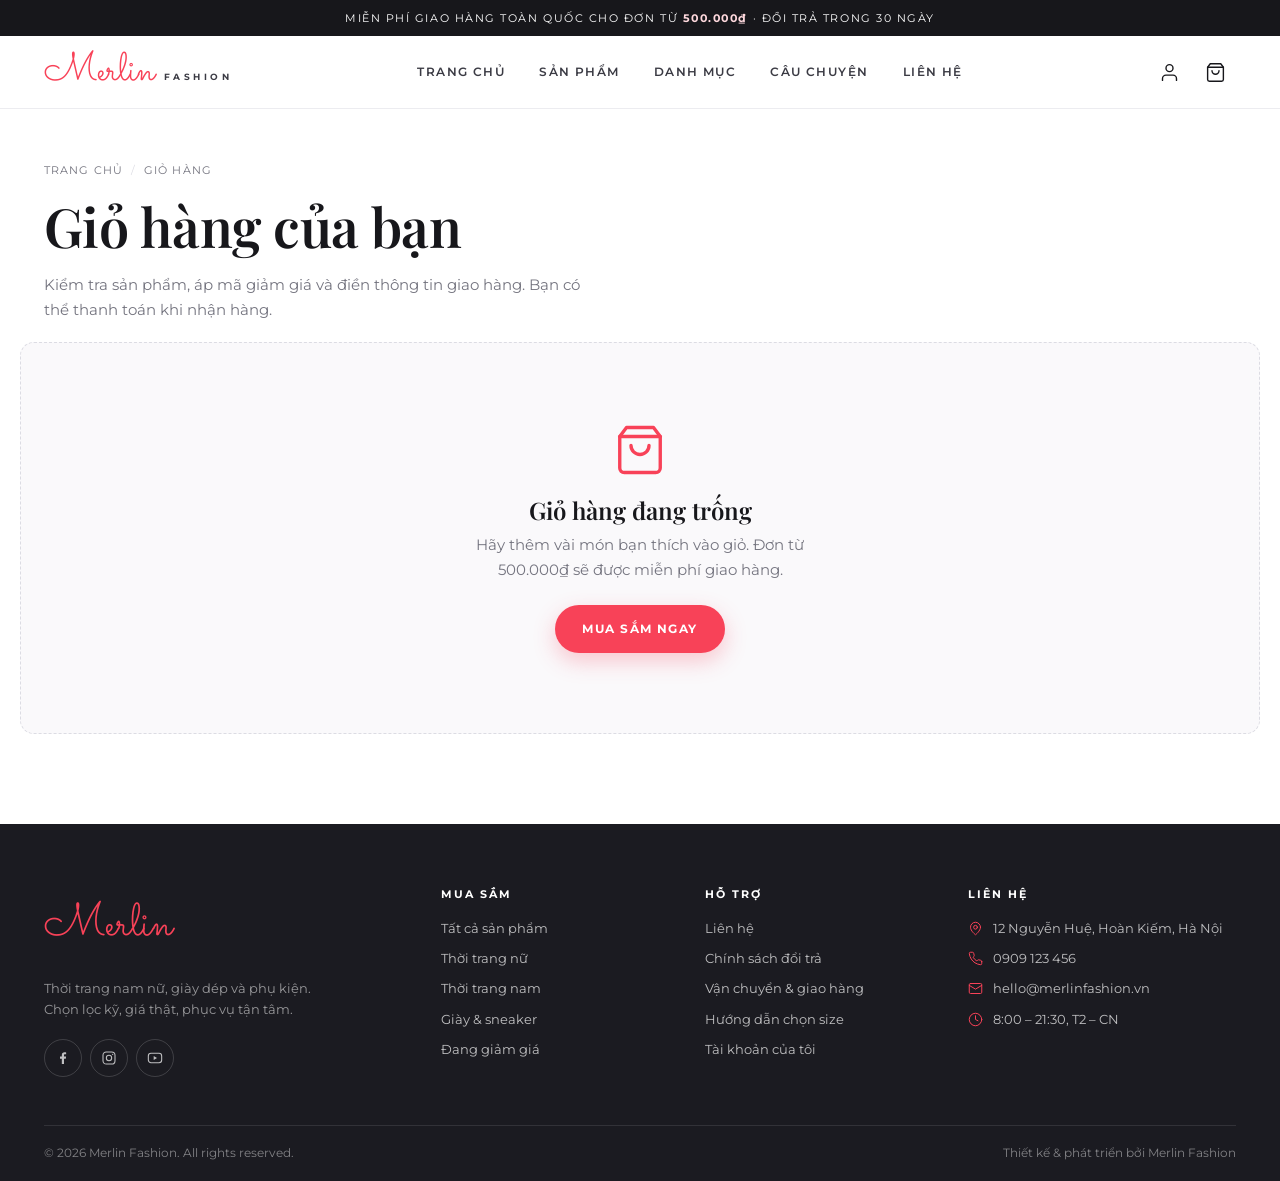
<file: cart.html>
<!DOCTYPE html>
<html lang="vi">
<head>
  <meta charset="UTF-8">
  <meta name="viewport" content="width=device-width, initial-scale=1.0">
  <title>Giỏ hàng &amp; thanh toán — Merlin Fashion</title>
  <meta name="description" content="Xem giỏ hàng và thanh toán tại Merlin Fashion. Hỗ trợ COD, chuyển khoản, giao hàng toàn quốc.">
  <link rel="icon" href="images/icons/favicon.jpg">
  <link rel="preconnect" href="https://fonts.googleapis.com">
  <link rel="preconnect" href="https://fonts.gstatic.com" crossorigin>
  <link href="https://fonts.googleapis.com/css2?family=Montserrat:wght@300;400;500;600;700&family=Playfair+Display:ital,wght@0,600;0,700;1,500&family=Sacramento&display=swap" rel="stylesheet">
  <link rel="stylesheet" href="css/shop.css">
</head>
<body>
  <div class="announce">Miễn phí giao hàng toàn quốc cho đơn từ <strong data-freeship>500.000₫</strong> · Đổi trả trong 30 ngày</div>

  <header class="site-header" data-site-header>
    <div class="container header-inner">
      <button class="menu-toggle" type="button" data-menu-toggle aria-label="Mở menu" aria-expanded="false" aria-controls="mainNav">
        <span></span><span></span><span></span>
      </button>
      <a class="brand" href="index.html" aria-label="Merlin Fashion — Trang chủ">
        <span class="brand-script">Merlin</span><span class="brand-sub">Fashion</span>
      </a>
      <nav class="main-nav" id="mainNav" data-main-nav aria-label="Điều hướng chính">
        <a href="index.html">Trang chủ</a>
        <a href="products.html">Sản phẩm</a>
        <a href="categories.html">Danh mục</a>
        <a href="merlin.html">Câu chuyện</a>
        <a href="contact.html">Liên hệ</a>
      </nav>
      <div class="header-actions">
        <a class="icon-btn" href="login.html" aria-label="Tài khoản">
          <svg viewBox="0 0 24 24" fill="none" stroke="currentColor" stroke-width="1.6" stroke-linecap="round" stroke-linejoin="round" aria-hidden="true"><path d="M20 21v-2a4 4 0 0 0-4-4H8a4 4 0 0 0-4 4v2"/><circle cx="12" cy="7" r="4"/></svg>
        </a>
        <a class="icon-btn cart-link" href="cart.html" aria-label="Giỏ hàng">
          <svg viewBox="0 0 24 24" fill="none" stroke="currentColor" stroke-width="1.6" stroke-linecap="round" stroke-linejoin="round" aria-hidden="true"><path d="M6 2 3 6v14a2 2 0 0 0 2 2h14a2 2 0 0 0 2-2V6l-3-4Z"/><path d="M3 6h18"/><path d="M16 10a4 4 0 0 1-8 0"/></svg>
          <span class="cart-count is-empty" data-cart-count>0</span>
        </a>
      </div>
    </div>
  </header>

  <main>
    <section class="page-hero">
      <div class="container">
        <nav class="breadcrumb" aria-label="Đường dẫn">
          <a href="index.html">Trang chủ</a><span class="sep">/</span><span>Giỏ hàng</span>
        </nav>
        <h1>Giỏ hàng của bạn</h1>
        <p>Kiểm tra sản phẩm, áp mã giảm giá và điền thông tin giao hàng. Bạn có thể thanh toán khi nhận hàng.</p>
      </div>
    </section>

    <!-- GIỎ HÀNG -->
    <section class="container cart-layout" id="cartView">
      <div>
        <div class="cart-items" id="cartItems"></div>
        <div style="margin-top: 18px">
          <a class="link-arrow" href="products.html">← Tiếp tục mua sắm</a>
        </div>
      </div>

      <aside class="cart-summary" aria-label="Tóm tắt đơn hàng">
        <h2>Tóm tắt đơn hàng</h2>

        <div class="freeship" id="freeshipBox">
          <span id="freeshipText"></span>
          <div class="freeship__bar"><div class="freeship__fill" id="freeshipFill"></div></div>
        </div>

        <form class="promo-form" id="promoForm" autocomplete="off">
          <input type="text" id="promoInput" placeholder="Mã giảm giá" aria-label="Mã giảm giá">
          <button type="submit">Áp dụng</button>
        </form>
        <div class="promo-applied" id="promoApplied" hidden>
          <span id="promoLabel"></span>
          <button type="button" id="removePromo">Bỏ mã</button>
        </div>

        <div class="summary-lines">
          <div class="summary-line"><span>Tạm tính</span><span id="sumSubtotal">0₫</span></div>
          <div class="summary-line summary-line--discount" id="lineDiscount" hidden>
            <span>Giảm giá</span><span id="sumDiscount">0₫</span>
          </div>
          <div class="summary-line summary-line--free" id="lineShipping">
            <span>Phí giao hàng</span><span id="sumShipping">0₫</span>
          </div>
        </div>

        <div class="summary-total">
          <span>Tổng cộng</span>
          <strong id="sumTotal">0₫</strong>
        </div>
        <p class="summary-note">Giá đã gồm VAT. Phí ship được tính theo khu vực, miễn phí từ 500.000₫.</p>

        <button class="btn btn--primary btn--block" type="button" id="toCheckout">Tiến hành thanh toán</button>
        <p class="secure-note">
          <svg viewBox="0 0 24 24" fill="none" stroke="currentColor" stroke-width="1.7" stroke-linecap="round" stroke-linejoin="round" aria-hidden="true"><rect x="3" y="11" width="18" height="11" rx="2"/><path d="M7 11V7a5 5 0 0 1 10 0v4"/></svg>
          Thông tin của bạn được bảo mật
        </p>
      </aside>
    </section>

    <!-- GIỎ TRỐNG -->
    <section class="container" id="cartEmpty" hidden style="padding: 20px 0 90px">
      <div class="empty-state">
        <svg viewBox="0 0 24 24" fill="none" stroke="currentColor" stroke-width="1.5" stroke-linecap="round" stroke-linejoin="round" aria-hidden="true"><path d="M6 2 3 6v14a2 2 0 0 0 2 2h14a2 2 0 0 0 2-2V6l-3-4Z"/><path d="M3 6h18"/><path d="M16 10a4 4 0 0 1-8 0"/></svg>
        <h3>Giỏ hàng đang trống</h3>
        <p>Hãy thêm vài món bạn thích vào giỏ. Đơn từ 500.000₫ sẽ được miễn phí giao hàng.</p>
        <a class="btn btn--primary" href="products.html">Mua sắm ngay</a>
      </div>
    </section>

    <!-- THANH TOÁN -->
    <section class="checkout-section" id="checkoutSection">
      <div class="container">
        <div class="checkout-card" id="checkoutCard">
          <h2>Thông tin giao hàng</h2>
          <p>Điền chính xác số điện thoại và địa chỉ để đơn hàng đến tay bạn nhanh nhất.</p>

          <form id="checkoutForm" novalidate>
            <div class="form-grid">
              <div class="form-field form-field--full">
                <label for="customerName">Họ và tên *</label>
                <input type="text" id="customerName" name="name" autocomplete="name" placeholder="Nguyễn Văn A">
                <span class="field-error" data-error-for="customerName"></span>
              </div>
              <div class="form-field">
                <label for="customerPhone">Số điện thoại *</label>
                <input type="tel" id="customerPhone" name="phone" autocomplete="tel" placeholder="09xx xxx xxx" inputmode="tel">
                <span class="field-error" data-error-for="customerPhone"></span>
              </div>
              <div class="form-field">
                <label for="customerEmail">Email (không bắt buộc)</label>
                <input type="email" id="customerEmail" name="email" autocomplete="email" placeholder="ban@email.com">
                <span class="field-error" data-error-for="customerEmail"></span>
              </div>
              <div class="form-field form-field--full">
                <label for="customerProvince">Tỉnh / thành phố *</label>
                <select id="customerProvince" name="province">
                  <option value="">— Chọn tỉnh / thành phố —</option>
                  <option>Hà Nội</option>
                  <option>TP. Hồ Chí Minh</option>
                  <option>Đà Nẵng</option>
                  <option>Hải Phòng</option>
                  <option>Cần Thơ</option>
                  <option>Bình Dương</option>
                  <option>Đồng Nai</option>
                  <option>Khánh Hòa</option>
                  <option>Quảng Ninh</option>
                  <option>Khác</option>
                </select>
                <span class="field-error" data-error-for="customerProvince"></span>
              </div>
              <div class="form-field form-field--full">
                <label for="customerAddress">Địa chỉ chi tiết *</label>
                <input type="text" id="customerAddress" name="address" autocomplete="street-address" placeholder="Số nhà, tên đường, phường/xã">
                <span class="field-error" data-error-for="customerAddress"></span>
              </div>
              <div class="form-field form-field--full">
                <label for="customerNote">Ghi chú (không bắt buộc)</label>
                <textarea id="customerNote" name="note" placeholder="Thời gian nhận hàng, hướng dẫn giao hàng..."></textarea>
              </div>
            </div>

            <h3 style="font-size: 13px; letter-spacing: .12em; text-transform: uppercase; margin: 26px 0 0">Phương thức thanh toán</h3>
            <div class="payment-methods">
              <label class="payment-option">
                <input type="radio" name="payment" value="cod" checked>
                <span>
                  <strong>Thanh toán khi nhận hàng (COD)</strong>
                  <span>Trả tiền mặt cho shipper khi nhận được hàng. Phù hợp với đơn lần đầu.</span>
                </span>
              </label>
              <label class="payment-option">
                <input type="radio" name="payment" value="bank">
                <span>
                  <strong>Chuyển khoản ngân hàng</strong>
                  <span>Chuyển khoản trước, shop xác nhận và gửi hàng ngay trong ngày.</span>
                </span>
              </label>
            </div>

            <div class="bank-box" id="bankBox">
              <p><strong>Ngân hàng:</strong> <span id="bankName">Vietcombank</span></p>
              <p><strong>Chủ tài khoản:</strong> <span id="bankAccountName">MERLIN FASHION</span></p>
              <p><strong>Số tài khoản:</strong> <span id="bankAccountNumber">0123456789</span></p>
              <p>Nội dung chuyển khoản: <strong id="bankNote">Mã đơn hàng</strong></p>
            </div>

            <div class="checkout-actions">
              <button class="btn btn--primary" type="submit" id="placeOrder">Đặt hàng</button>
              <span class="text-muted">Bạn sẽ thấy mã đơn ngay sau khi đặt.</span>
            </div>
          </form>
        </div>
      </div>
    </section>

    <!-- ĐẶT HÀNG THÀNH CÔNG -->
    <section class="container order-success" id="orderSuccess" hidden>
      <div class="order-success__icon">
        <svg viewBox="0 0 24 24" fill="none" stroke="currentColor" stroke-width="2" stroke-linecap="round" stroke-linejoin="round" aria-hidden="true"><path d="M20 6 9 17l-5-5"/></svg>
      </div>
      <h1>Cảm ơn bạn! Đơn hàng đã được ghi nhận</h1>
      <p>Chúng tôi sẽ gọi xác nhận trong 30 phút (giờ hành chính). Bạn có thể theo dõi đơn qua Zalo hoặc email.</p>
      <div class="order-success__code" id="successCode">MF-20261122-000</div>

      <div class="order-success__box">
        <h2>Chi tiết đơn hàng</h2>
        <div id="successSummary"></div>
        <div class="order-success__row"><span>Thanh toán</span><span id="successPayment">COD</span></div>
        <div class="order-success__row"><span>Giao đến</span><span id="successAddress"></span></div>
      </div>

      <div class="order-success__actions">
        <a class="btn btn--primary" href="products.html">Tiếp tục mua sắm</a>
        <a class="btn btn--outline" id="zaloOrder" href="#" target="_blank" rel="noopener">Gửi đơn qua Zalo</a>
        <button class="btn btn--outline" type="button" id="copyOrder">Sao chép đơn hàng</button>
      </div>
      <p class="text-muted" style="margin-top: 18px" id="successNote"></p>
    </section>
  </main>

  <footer class="site-footer">
    <div class="container">
      <div class="footer-grid">
        <div class="footer-brand">
          <span class="brand-script">Merlin</span>
          <p>Thời trang nam nữ, giày dép và phụ kiện. Chọn lọc kỹ, giá thật, phục vụ tận tâm.</p>
          <div class="footer-social">
            <a href="https://facebook.com" target="_blank" rel="noopener" aria-label="Facebook">
              <svg viewBox="0 0 24 24" fill="currentColor" aria-hidden="true"><path d="M13.5 21v-8h2.7l.4-3.1h-3.1V7.9c0-.9.25-1.5 1.54-1.5h1.66V3.6c-.29-.04-1.27-.12-2.42-.12-2.4 0-4.04 1.46-4.04 4.15v2.27H7.5V13h2.74v8h3.26Z"/></svg>
            </a>
            <a href="https://instagram.com" target="_blank" rel="noopener" aria-label="Instagram">
              <svg viewBox="0 0 24 24" fill="none" stroke="currentColor" stroke-width="1.6" aria-hidden="true"><rect x="3" y="3" width="18" height="18" rx="5"/><circle cx="12" cy="12" r="4"/><circle cx="17.5" cy="6.5" r="1" fill="currentColor" stroke="none"/></svg>
            </a>
            <a href="https://youtube.com" target="_blank" rel="noopener" aria-label="YouTube">
              <svg viewBox="0 0 24 24" fill="none" stroke="currentColor" stroke-width="1.6" aria-hidden="true"><rect x="2" y="5" width="20" height="14" rx="4"/><path d="m10 9 5 3-5 3V9Z" fill="currentColor" stroke="none"/></svg>
            </a>
          </div>
        </div>
        <div>
          <h3>Mua sắm</h3>
          <div class="footer-links">
            <a href="products.html">Tất cả sản phẩm</a>
            <a href="products.html?category=nu">Thời trang nữ</a>
            <a href="products.html?category=nam">Thời trang nam</a>
            <a href="products.html?type=giay">Giày &amp; sneaker</a>
            <a href="products.html?sale=1">Đang giảm giá</a>
          </div>
        </div>
        <div>
          <h3>Hỗ trợ</h3>
          <div class="footer-links">
            <a href="contact.html">Liên hệ</a>
            <a href="contact.html">Chính sách đổi trả</a>
            <a href="contact.html">Vận chuyển &amp; giao hàng</a>
            <a href="contact.html">Hướng dẫn chọn size</a>
            <a href="login.html">Tài khoản của tôi</a>
          </div>
        </div>
        <div class="footer-contact">
          <h3>Liên hệ</h3>
          <p>
            <svg viewBox="0 0 24 24" fill="none" stroke="currentColor" stroke-width="1.6" stroke-linecap="round" stroke-linejoin="round" aria-hidden="true"><path d="M20 10c0 6-8 12-8 12s-8-6-8-12a8 8 0 0 1 16 0Z"/><circle cx="12" cy="10" r="3"/></svg>
            <span>12 Nguyễn Huệ, Hoàn Kiếm, Hà Nội</span>
          </p>
          <p>
            <svg viewBox="0 0 24 24" fill="none" stroke="currentColor" stroke-width="1.6" stroke-linecap="round" stroke-linejoin="round" aria-hidden="true"><path d="M22 16.92v3a2 2 0 0 1-2.18 2 19.79 19.79 0 0 1-8.63-3.07 19.5 19.5 0 0 1-6-6 19.79 19.79 0 0 1-3.07-8.67A2 2 0 0 1 4.11 2h3a2 2 0 0 1 2 1.72c.13.96.36 1.9.7 2.81a2 2 0 0 1-.45 2.11L8.09 9.91a16 16 0 0 0 6 6l1.27-1.27a2 2 0 0 1 2.11-.45c.91.34 1.85.57 2.81.7A2 2 0 0 1 22 16.92z"/></svg>
            <a href="tel:0909123456" data-hotline>0909 123 456</a>
          </p>
          <p>
            <svg viewBox="0 0 24 24" fill="none" stroke="currentColor" stroke-width="1.6" stroke-linecap="round" stroke-linejoin="round" aria-hidden="true"><rect x="2" y="4" width="20" height="16" rx="2"/><path d="m22 7-10 6L2 7"/></svg>
            <a href="mailto:hello@merlinfashion.vn" data-email>hello@merlinfashion.vn</a>
          </p>
          <p>
            <svg viewBox="0 0 24 24" fill="none" stroke="currentColor" stroke-width="1.6" stroke-linecap="round" stroke-linejoin="round" aria-hidden="true"><circle cx="12" cy="12" r="10"/><path d="M12 6v6l4 2"/></svg>
            <span>8:00 – 21:30, T2 – CN</span>
          </p>
        </div>
      </div>
      <div class="footer-bottom">
        <p>© 2026 Merlin Fashion. All rights reserved.</p>
        <p>Thiết kế &amp; phát triển bởi Merlin Fashion</p>
      </div>
    </div>
  </footer>

  <script src="js/config.js"></script>
  <script src="js/data.js"></script>
  <script src="js/shop.js"></script>
  <script src="js/nav.js"></script>
  <script src="js/cart.js"></script>
</body>
</html>
</file>
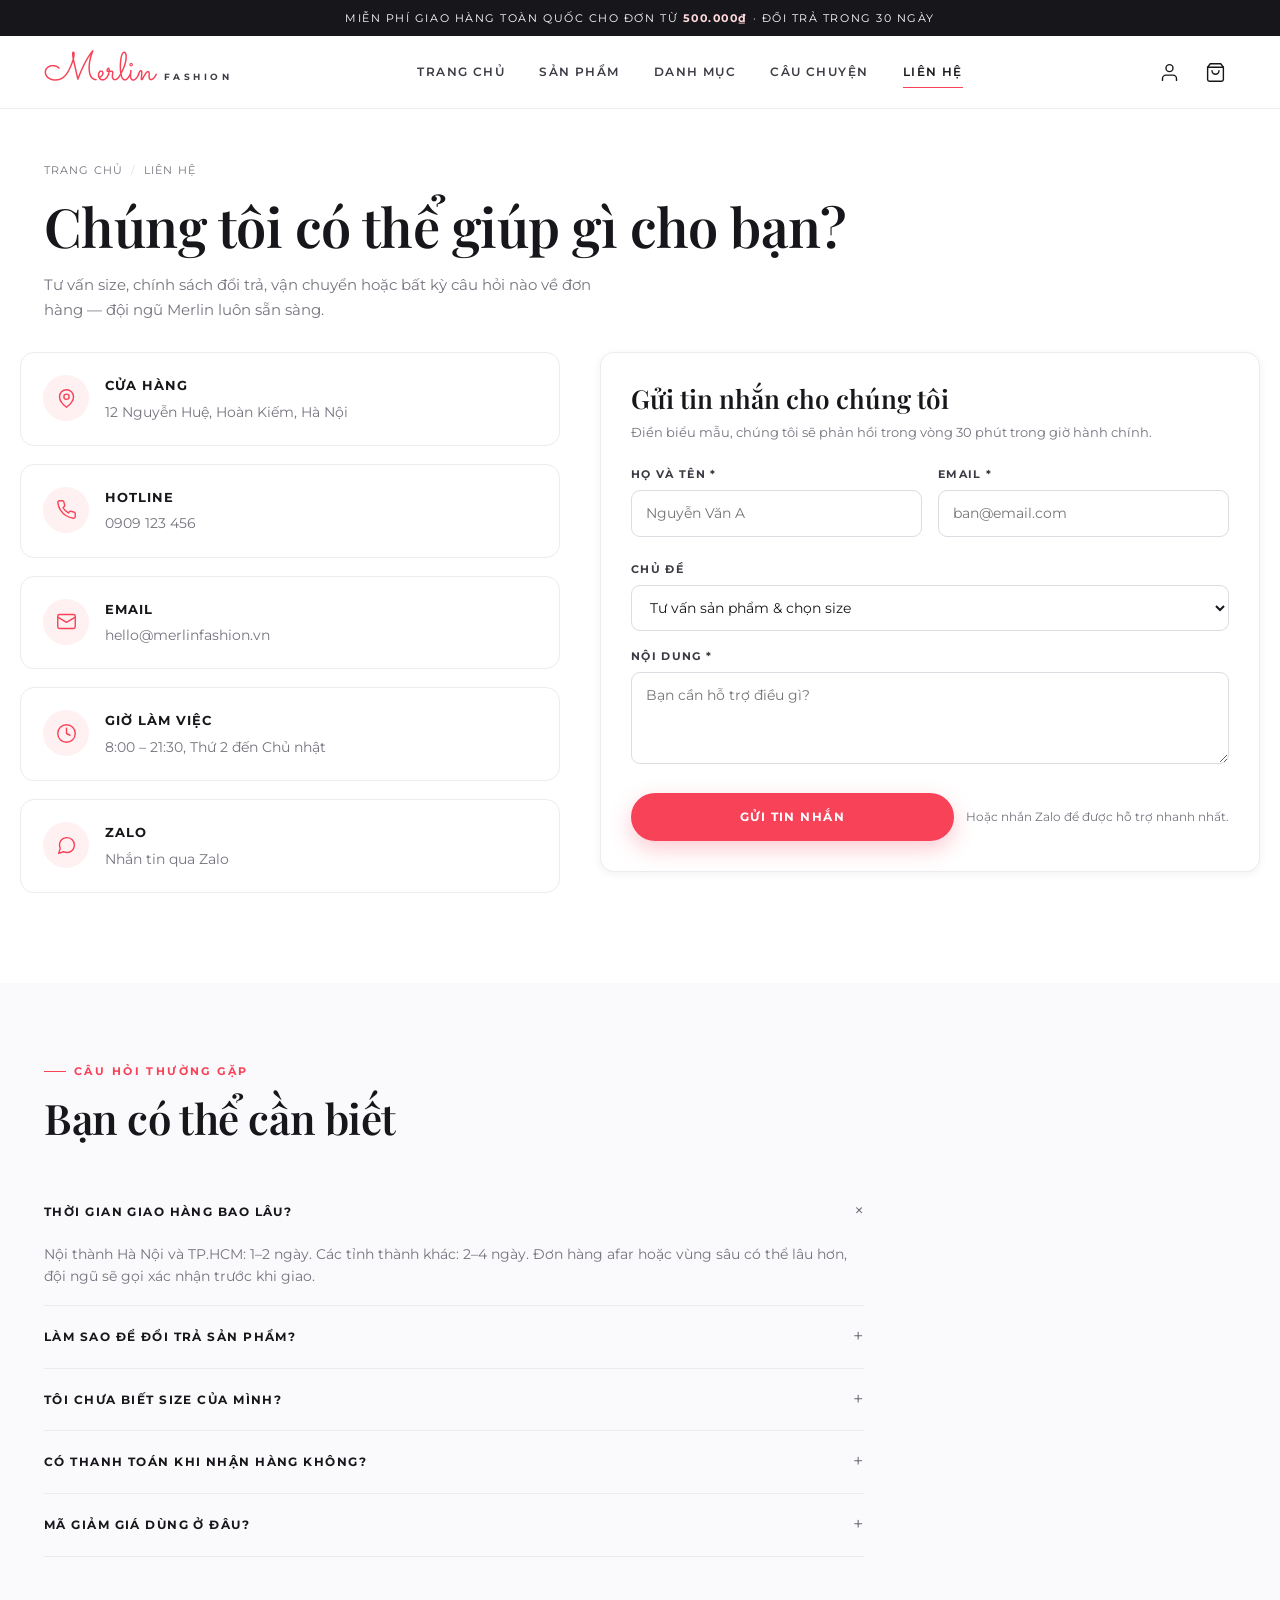
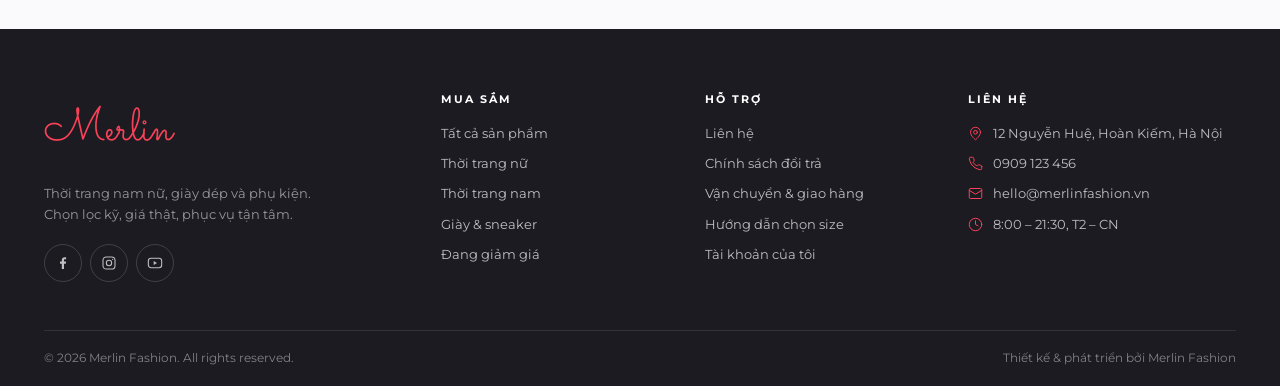
<file: contact.html>
<!DOCTYPE html>
<html lang="vi">
<head>
  <meta charset="UTF-8">
  <meta name="viewport" content="width=device-width, initial-scale=1.0">
  <title>Liên hệ — Merlin Fashion</title>
  <meta name="description" content="Liên hệ Merlin Fashion: hotline, Zalo, email, địa chỉ và câu hỏi thường gặp về đổi trả, vận chuyển, chọn size.">
  <link rel="icon" href="images/icons/favicon.jpg">
  <link rel="preconnect" href="https://fonts.googleapis.com">
  <link rel="preconnect" href="https://fonts.gstatic.com" crossorigin>
  <link href="https://fonts.googleapis.com/css2?family=Montserrat:wght@300;400;500;600;700&family=Playfair+Display:ital,wght@0,600;0,700;1,500&family=Sacramento&display=swap" rel="stylesheet">
  <link rel="stylesheet" href="css/shop.css">
</head>
<body>
  <div class="announce">Miễn phí giao hàng toàn quốc cho đơn từ <strong data-freeship>500.000₫</strong> · Đổi trả trong 30 ngày</div>

  <header class="site-header" data-site-header>
    <div class="container header-inner">
      <button class="menu-toggle" type="button" data-menu-toggle aria-label="Mở menu" aria-expanded="false" aria-controls="mainNav">
        <span></span><span></span><span></span>
      </button>
      <a class="brand" href="index.html" aria-label="Merlin Fashion — Trang chủ">
        <span class="brand-script">Merlin</span><span class="brand-sub">Fashion</span>
      </a>
      <nav class="main-nav" id="mainNav" data-main-nav aria-label="Điều hướng chính">
        <a href="index.html">Trang chủ</a>
        <a href="products.html">Sản phẩm</a>
        <a href="categories.html">Danh mục</a>
        <a href="merlin.html">Câu chuyện</a>
        <a href="contact.html">Liên hệ</a>
      </nav>
      <div class="header-actions">
        <a class="icon-btn" href="login.html" aria-label="Tài khoản">
          <svg viewBox="0 0 24 24" fill="none" stroke="currentColor" stroke-width="1.6" stroke-linecap="round" stroke-linejoin="round" aria-hidden="true"><path d="M20 21v-2a4 4 0 0 0-4-4H8a4 4 0 0 0-4 4v2"/><circle cx="12" cy="7" r="4"/></svg>
        </a>
        <a class="icon-btn cart-link" href="cart.html" aria-label="Giỏ hàng">
          <svg viewBox="0 0 24 24" fill="none" stroke="currentColor" stroke-width="1.6" stroke-linecap="round" stroke-linejoin="round" aria-hidden="true"><path d="M6 2 3 6v14a2 2 0 0 0 2 2h14a2 2 0 0 0 2-2V6l-3-4Z"/><path d="M3 6h18"/><path d="M16 10a4 4 0 0 1-8 0"/></svg>
          <span class="cart-count is-empty" data-cart-count>0</span>
        </a>
      </div>
    </div>
  </header>

  <main>
    <section class="page-hero">
      <div class="container">
        <nav class="breadcrumb" aria-label="Đường dẫn">
          <a href="index.html">Trang chủ</a><span class="sep">/</span><span>Liên hệ</span>
        </nav>
        <h1>Chúng tôi có thể giúp gì cho bạn?</h1>
        <p>Tư vấn size, chính sách đổi trả, vận chuyển hoặc bất kỳ câu hỏi nào về đơn hàng — đội ngũ Merlin luôn sẵn sàng.</p>
      </div>
    </section>

    <section class="container contact-layout">
      <div class="contact-info">
        <div class="contact-card">
          <span class="contact-card__icon">
            <svg viewBox="0 0 24 24" fill="none" stroke="currentColor" stroke-width="1.6" stroke-linecap="round" stroke-linejoin="round" aria-hidden="true"><path d="M20 10c0 6-8 12-8 12s-8-6-8-12a8 8 0 0 1 16 0Z"/><circle cx="12" cy="10" r="3"/></svg>
          </span>
          <div>
            <strong>Cửa hàng</strong>
            <p id="contactAddress">12 Nguyễn Huệ, Hoàn Kiếm, Hà Nội</p>
          </div>
        </div>
        <div class="contact-card">
          <span class="contact-card__icon">
            <svg viewBox="0 0 24 24" fill="none" stroke="currentColor" stroke-width="1.6" stroke-linecap="round" stroke-linejoin="round" aria-hidden="true"><path d="M22 16.92v3a2 2 0 0 1-2.18 2 19.79 19.79 0 0 1-8.63-3.07 19.5 19.5 0 0 1-6-6 19.79 19.79 0 0 1-3.07-8.67A2 2 0 0 1 4.11 2h3a2 2 0 0 1 2 1.72c.13.96.36 1.9.7 2.81a2 2 0 0 1-.45 2.11L8.09 9.91a16 16 0 0 0 6 6l1.27-1.27a2 2 0 0 1 2.11-.45c.91.34 1.85.57 2.81.7A2 2 0 0 1 22 16.92z"/></svg>
          </span>
          <div>
            <strong>Hotline</strong>
            <p><a href="tel:0909123456" id="contactPhone">0909 123 456</a></p>
          </div>
        </div>
        <div class="contact-card">
          <span class="contact-card__icon">
            <svg viewBox="0 0 24 24" fill="none" stroke="currentColor" stroke-width="1.6" stroke-linecap="round" stroke-linejoin="round" aria-hidden="true"><rect x="2" y="4" width="20" height="16" rx="2"/><path d="m22 7-10 6L2 7"/></svg>
          </span>
          <div>
            <strong>Email</strong>
            <p><a href="mailto:hello@merlinfashion.vn" id="contactEmailLink">hello@merlinfashion.vn</a></p>
          </div>
        </div>
        <div class="contact-card">
          <span class="contact-card__icon">
            <svg viewBox="0 0 24 24" fill="none" stroke="currentColor" stroke-width="1.6" stroke-linecap="round" stroke-linejoin="round" aria-hidden="true"><circle cx="12" cy="12" r="10"/><path d="M12 6v6l4 2"/></svg>
          </span>
          <div>
            <strong>Giờ làm việc</strong>
            <p>8:00 – 21:30, Thứ 2 đến Chủ nhật</p>
          </div>
        </div>
        <div class="contact-card">
          <span class="contact-card__icon">
            <svg viewBox="0 0 24 24" fill="none" stroke="currentColor" stroke-width="1.6" stroke-linecap="round" stroke-linejoin="round" aria-hidden="true"><path d="M21 11.5a8.38 8.38 0 0 1-.9 3.8 8.5 8.5 0 0 1-7.6 4.7 8.38 8.38 0 0 1-3.8-.9L3 21l1.9-5.7a8.38 8.38 0 0 1-.9-3.8 8.5 8.5 0 0 1 4.7-7.6 8.38 8.38 0 0 1 3.8-.9h.5a8.48 8.48 0 0 1 8 8v.5z"/></svg>
          </span>
          <div>
            <strong>Zalo</strong>
            <p><a href="https://zalo.me/0909123456" target="_blank" rel="noopener" id="contactZalo">Nhắn tin qua Zalo</a></p>
          </div>
        </div>
      </div>

      <div class="contact-form-card">
        <h2>Gửi tin nhắn cho chúng tôi</h2>
        <p>Điền biểu mẫu, chúng tôi sẽ phản hồi trong vòng 30 phút trong giờ hành chính.</p>

        <form id="contactForm" novalidate>
          <div class="form-grid">
            <div class="form-field">
              <label for="contactName">Họ và tên *</label>
              <input type="text" id="contactName" autocomplete="name" placeholder="Nguyễn Văn A">
              <span class="field-error" data-error-for="contactName"></span>
            </div>
            <div class="form-field">
              <label for="contactEmail">Email *</label>
              <input type="email" id="contactEmail" autocomplete="email" placeholder="ban@email.com">
              <span class="field-error" data-error-for="contactEmail"></span>
            </div>
            <div class="form-field form-field--full">
              <label for="contactTopic">Chủ đề</label>
              <select id="contactTopic">
                <option>Tư vấn sản phẩm &amp; chọn size</option>
                <option>Theo dõi đơn hàng</option>
                <option>Đổi trả / hoàn tiền</option>
                <option>Hợp tác / bán sỉ</option>
                <option>Khác</option>
              </select>
            </div>
            <div class="form-field form-field--full">
              <label for="contactMessage">Nội dung *</label>
              <textarea id="contactMessage" placeholder="Bạn cần hỗ trợ điều gì?"></textarea>
              <span class="field-error" data-error-for="contactMessage"></span>
            </div>
          </div>
          <div class="checkout-actions" style="margin-top: 22px">
            <button class="btn btn--primary" type="submit">Gửi tin nhắn</button>
            <span class="text-muted">Hoặc nhắn Zalo để được hỗ trợ nhanh nhất.</span>
          </div>
        </form>
      </div>
    </section>

    <section class="section section--soft">
      <div class="container">
        <div class="section-head">
          <div class="section-head__text">
            <p class="eyebrow">Câu hỏi thường gặp</p>
            <h2 class="section-title">Bạn có thể cần biết</h2>
          </div>
        </div>
        <div style="max-width: 820px">
          <details class="accordion" open>
            <summary>Thời gian giao hàng bao lâu?</summary>
            <p>Nội thành Hà Nội và TP.HCM: 1–2 ngày. Các tỉnh thành khác: 2–4 ngày. Đơn hàng afar hoặc vùng sâu có thể lâu hơn, đội ngũ sẽ gọi xác nhận trước khi giao.</p>
          </details>
          <details class="accordion">
            <summary>Làm sao để đổi trả sản phẩm?</summary>
            <p>Bạn có thể đổi trả trong 30 ngày kể từ khi nhận hàng. Sản phẩm còn tag, chưa qua sử dụng và không bị lỗi từ phía người dùng. Liên hệ Zalo/hotline, đội ngũ sẽ hướng dẫn quy trình và địa chỉ gửi trả.</p>
          </details>
          <details class="accordion">
            <summary>Tôi chưa biết size của mình?</summary>
            <p>Mỗi trang sản phẩm có bảng size ở phần “Bảng size &amp; hướng dẫn chọn”. Nếu vẫn băn khoăn, nhắn số đo ngực/eo cho Zalo của shop, chúng tôi sẽ tư vấn size phù hợp nhất.</p>
          </details>
          <details class="accordion">
            <summary>Có thanh toán khi nhận hàng không?</summary>
            <p>Có. Bạn chọn “Thanh toán khi nhận hàng (COD)” ở bước thanh toán và trả tiền mặt cho shipper khi nhận được hàng.</p>
          </details>
          <details class="accordion">
            <summary>Mã giảm giá dùng ở đâu?</summary>
            <p>Nhập mã ở mục “Tóm tắt đơn hàng” trong trang giỏ hàng. Hiện có mã MERLIN10 (giảm 10%), FREESHIP (miễn phí ship) và WELCOME50 (giảm 50.000₫ cho đơn từ 300.000₫).</p>
          </details>
        </div>
      </div>
    </section>
  </main>

  <footer class="site-footer">
    <div class="container">
      <div class="footer-grid">
        <div class="footer-brand">
          <span class="brand-script">Merlin</span>
          <p>Thời trang nam nữ, giày dép và phụ kiện. Chọn lọc kỹ, giá thật, phục vụ tận tâm.</p>
          <div class="footer-social">
            <a href="https://facebook.com" target="_blank" rel="noopener" aria-label="Facebook">
              <svg viewBox="0 0 24 24" fill="currentColor" aria-hidden="true"><path d="M13.5 21v-8h2.7l.4-3.1h-3.1V7.9c0-.9.25-1.5 1.54-1.5h1.66V3.6c-.29-.04-1.27-.12-2.42-.12-2.4 0-4.04 1.46-4.04 4.15v2.27H7.5V13h2.74v8h3.26Z"/></svg>
            </a>
            <a href="https://instagram.com" target="_blank" rel="noopener" aria-label="Instagram">
              <svg viewBox="0 0 24 24" fill="none" stroke="currentColor" stroke-width="1.6" aria-hidden="true"><rect x="3" y="3" width="18" height="18" rx="5"/><circle cx="12" cy="12" r="4"/><circle cx="17.5" cy="6.5" r="1" fill="currentColor" stroke="none"/></svg>
            </a>
            <a href="https://youtube.com" target="_blank" rel="noopener" aria-label="YouTube">
              <svg viewBox="0 0 24 24" fill="none" stroke="currentColor" stroke-width="1.6" aria-hidden="true"><rect x="2" y="5" width="20" height="14" rx="4"/><path d="m10 9 5 3-5 3V9Z" fill="currentColor" stroke="none"/></svg>
            </a>
          </div>
        </div>
        <div>
          <h3>Mua sắm</h3>
          <div class="footer-links">
            <a href="products.html">Tất cả sản phẩm</a>
            <a href="products.html?category=nu">Thời trang nữ</a>
            <a href="products.html?category=nam">Thời trang nam</a>
            <a href="products.html?type=giay">Giày &amp; sneaker</a>
            <a href="products.html?sale=1">Đang giảm giá</a>
          </div>
        </div>
        <div>
          <h3>Hỗ trợ</h3>
          <div class="footer-links">
            <a href="contact.html">Liên hệ</a>
            <a href="contact.html">Chính sách đổi trả</a>
            <a href="contact.html">Vận chuyển &amp; giao hàng</a>
            <a href="contact.html">Hướng dẫn chọn size</a>
            <a href="login.html">Tài khoản của tôi</a>
          </div>
        </div>
        <div class="footer-contact">
          <h3>Liên hệ</h3>
          <p>
            <svg viewBox="0 0 24 24" fill="none" stroke="currentColor" stroke-width="1.6" stroke-linecap="round" stroke-linejoin="round" aria-hidden="true"><path d="M20 10c0 6-8 12-8 12s-8-6-8-12a8 8 0 0 1 16 0Z"/><circle cx="12" cy="10" r="3"/></svg>
            <span>12 Nguyễn Huệ, Hoàn Kiếm, Hà Nội</span>
          </p>
          <p>
            <svg viewBox="0 0 24 24" fill="none" stroke="currentColor" stroke-width="1.6" stroke-linecap="round" stroke-linejoin="round" aria-hidden="true"><path d="M22 16.92v3a2 2 0 0 1-2.18 2 19.79 19.79 0 0 1-8.63-3.07 19.5 19.5 0 0 1-6-6 19.79 19.79 0 0 1-3.07-8.67A2 2 0 0 1 4.11 2h3a2 2 0 0 1 2 1.72c.13.96.36 1.9.7 2.81a2 2 0 0 1-.45 2.11L8.09 9.91a16 16 0 0 0 6 6l1.27-1.27a2 2 0 0 1 2.11-.45c.91.34 1.85.57 2.81.7A2 2 0 0 1 22 16.92z"/></svg>
            <a href="tel:0909123456" data-hotline>0909 123 456</a>
          </p>
          <p>
            <svg viewBox="0 0 24 24" fill="none" stroke="currentColor" stroke-width="1.6" stroke-linecap="round" stroke-linejoin="round" aria-hidden="true"><rect x="2" y="4" width="20" height="16" rx="2"/><path d="m22 7-10 6L2 7"/></svg>
            <a href="mailto:hello@merlinfashion.vn" data-email>hello@merlinfashion.vn</a>
          </p>
          <p>
            <svg viewBox="0 0 24 24" fill="none" stroke="currentColor" stroke-width="1.6" stroke-linecap="round" stroke-linejoin="round" aria-hidden="true"><circle cx="12" cy="12" r="10"/><path d="M12 6v6l4 2"/></svg>
            <span>8:00 – 21:30, T2 – CN</span>
          </p>
        </div>
      </div>
      <div class="footer-bottom">
        <p>© 2026 Merlin Fashion. All rights reserved.</p>
        <p>Thiết kế &amp; phát triển bởi Merlin Fashion</p>
      </div>
    </div>
  </footer>

  <script src="js/config.js"></script>
  <script src="js/data.js"></script>
  <script src="js/shop.js"></script>
  <script src="js/nav.js"></script>
  <script src="js/contact.js"></script>
</body>
</html>
</file>
<file: css/shop.css>
/* ============================================================
   MERLIN FASHION — DESIGN SYSTEM
   Giữ nhận diện gốc: hồng #f84258, gold #caa529, serif Playfair,
   logo script Sacramento. Viết lại cho web bán hàng hiện đại.
   ============================================================ */

/* ---------- 1. Tokens & reset ---------- */
:root {
  --pink: #f84258;
  --pink-dark: #e42f46;
  --pink-soft: #fff0f2;
  --gold: #caa529;
  --ink: #17171b;
  --ink-soft: #3b3b44;
  --muted: #74747f;
  --line: #ececf0;
  --line-strong: #dcdce3;
  --bg: #ffffff;
  --bg-soft: #faf9fb;
  --bg-dark: #1b1b21;
  --white: #fff;
  --radius: 14px;
  --radius-sm: 9px;
  --shadow-sm: 0 2px 10px rgba(23, 23, 27, 0.06);
  --shadow: 0 14px 40px rgba(23, 23, 27, 0.1);
  --shadow-lg: 0 24px 60px rgba(23, 23, 27, 0.16);
  --font-body: "Montserrat", system-ui, -apple-system, "Segoe UI", sans-serif;
  --font-display: "Playfair Display", Georgia, serif;
  --font-script: "Sacramento", cursive;
  --header-h: 72px;
  --ease: cubic-bezier(0.22, 0.61, 0.36, 1);
}

*,
*::before,
*::after {
  box-sizing: border-box;
}

html {
  scroll-behavior: smooth;
  -webkit-text-size-adjust: 100%;
}

body {
  margin: 0;
  font-family: var(--font-body);
  font-size: 15px;
  line-height: 1.65;
  color: var(--ink);
  background: var(--bg);
  -webkit-font-smoothing: antialiased;
}

body.nav-open {
  overflow: hidden;
}

img,
svg {
  max-width: 100%;
  display: block;
}

[hidden] {
  display: none !important;
}

a {
  color: inherit;
  text-decoration: none;
}

button,
input,
select,
textarea {
  font: inherit;
  color: inherit;
}

button {
  cursor: pointer;
}

h1,
h2,
h3,
h4,
h5 {
  margin: 0;
  font-weight: 600;
  line-height: 1.25;
}

p {
  margin: 0;
}

ul,
ol {
  margin: 0;
  padding: 0;
  list-style: none;
}

s {
  color: var(--muted);
  font-weight: 400;
}

::selection {
  background: var(--pink);
  color: #fff;
}

:focus-visible {
  outline: 2px solid var(--pink);
  outline-offset: 3px;
}

/* ---------- 2. Utilities ---------- */
.container {
  width: 100%;
  max-width: 1240px;
  margin: 0 auto;
  padding: 0 24px;
}

.section {
  padding: 72px 0;
}

.section--soft {
  background: var(--bg-soft);
}

.section-head {
  display: flex;
  align-items: flex-end;
  justify-content: space-between;
  gap: 24px;
  margin-bottom: 36px;
}

.section-head__text {
  max-width: 620px;
}

.eyebrow {
  display: inline-flex;
  align-items: center;
  gap: 8px;
  font-size: 11px;
  font-weight: 700;
  letter-spacing: 0.22em;
  text-transform: uppercase;
  color: var(--pink);
  margin-bottom: 12px;
}

.eyebrow::before {
  content: "";
  width: 22px;
  height: 1px;
  background: var(--pink);
}

.section-title {
  font-family: var(--font-display);
  font-size: clamp(28px, 3.4vw, 42px);
  font-weight: 600;
  letter-spacing: -0.01em;
}

.section-desc {
  color: var(--muted);
  margin-top: 10px;
}

.link-arrow {
  display: inline-flex;
  align-items: center;
  gap: 8px;
  font-size: 12px;
  font-weight: 700;
  letter-spacing: 0.14em;
  text-transform: uppercase;
  color: var(--ink);
  padding-bottom: 4px;
  border-bottom: 1px solid var(--ink);
  transition: color 0.2s var(--ease), border-color 0.2s var(--ease);
}

.link-arrow:hover {
  color: var(--pink);
  border-color: var(--pink);
}

.link-arrow svg {
  width: 14px;
  height: 14px;
  transition: transform 0.2s var(--ease);
}

.link-arrow:hover svg {
  transform: translateX(3px);
}

/* Buttons */
.btn {
  display: inline-flex;
  align-items: center;
  justify-content: center;
  gap: 10px;
  min-height: 48px;
  padding: 0 26px;
  border: 1px solid transparent;
  border-radius: 999px;
  font-size: 12px;
  font-weight: 700;
  letter-spacing: 0.12em;
  text-transform: uppercase;
  transition: background 0.2s var(--ease), color 0.2s var(--ease),
    border-color 0.2s var(--ease), transform 0.15s var(--ease), box-shadow 0.2s var(--ease);
  white-space: nowrap;
}

.btn:active {
  transform: translateY(1px);
}

.btn--primary {
  background: var(--pink);
  color: #fff;
  box-shadow: 0 8px 22px rgba(248, 66, 88, 0.28);
}

.btn--primary:hover {
  background: var(--pink-dark);
}

.btn--outline {
  background: transparent;
  border-color: var(--ink);
  color: var(--ink);
}

.btn--outline:hover {
  background: var(--ink);
  color: #fff;
}

.btn--ghost-light {
  background: rgba(255, 255, 255, 0.12);
  border-color: rgba(255, 255, 255, 0.65);
  color: #fff;
  backdrop-filter: blur(6px);
}

.btn--ghost-light:hover {
  background: #fff;
  color: var(--ink);
}

.btn--block {
  width: 100%;
}

.btn[disabled],
.btn.is-disabled {
  opacity: 0.5;
  pointer-events: none;
}

.icon-btn {
  display: inline-flex;
  align-items: center;
  justify-content: center;
  width: 42px;
  height: 42px;
  border: 0;
  border-radius: 50%;
  background: transparent;
  color: var(--ink);
  transition: background 0.2s var(--ease), color 0.2s var(--ease);
}

.icon-btn:hover {
  background: var(--pink-soft);
  color: var(--pink);
}

.icon-btn svg {
  width: 21px;
  height: 21px;
}

/* ---------- 3. Announcement + header ---------- */
.announce {
  background: var(--ink);
  color: #fff;
  font-size: 11px;
  letter-spacing: 0.14em;
  text-transform: uppercase;
  text-align: center;
  padding: 9px 16px;
}

.announce strong {
  color: #ffd9de;
  font-weight: 700;
}

.site-header {
  position: sticky;
  top: 0;
  z-index: 80;
  background: rgba(255, 255, 255, 0.94);
  backdrop-filter: blur(12px);
  border-bottom: 1px solid var(--line);
  transition: box-shadow 0.25s var(--ease);
}

.site-header.is-scrolled {
  box-shadow: var(--shadow-sm);
}

.header-inner {
  display: grid;
  grid-template-columns: auto 1fr auto;
  align-items: center;
  gap: 28px;
  min-height: var(--header-h);
}

.brand {
  display: inline-flex;
  align-items: baseline;
  gap: 9px;
  line-height: 1;
}

.brand-script {
  font-family: var(--font-script);
  font-size: 40px;
  color: var(--pink);
  transition: color 0.2s var(--ease);
}

.brand-sub {
  font-size: 9px;
  font-weight: 700;
  letter-spacing: 0.38em;
  text-transform: uppercase;
  color: var(--ink-soft);
}

.brand:hover .brand-script {
  color: var(--pink-dark);
}

.main-nav {
  display: flex;
  align-items: center;
  justify-content: center;
  gap: 34px;
}

.main-nav a {
  position: relative;
  font-size: 12px;
  font-weight: 600;
  letter-spacing: 0.12em;
  text-transform: uppercase;
  color: var(--ink-soft);
  padding: 6px 0;
  transition: color 0.2s var(--ease);
}

.main-nav a::after {
  content: "";
  position: absolute;
  left: 0;
  right: 0;
  bottom: 0;
  height: 1px;
  background: var(--pink);
  transform: scaleX(0);
  transform-origin: left;
  transition: transform 0.25s var(--ease);
}

.main-nav a:hover,
.main-nav a.is-active {
  color: var(--ink);
}

.main-nav a:hover::after,
.main-nav a.is-active::after {
  transform: scaleX(1);
}

.header-actions {
  display: flex;
  align-items: center;
  gap: 4px;
}

.cart-link {
  position: relative;
}

.cart-count {
  position: absolute;
  top: 1px;
  right: 0;
  min-width: 18px;
  height: 18px;
  padding: 0 5px;
  border-radius: 999px;
  background: var(--pink);
  color: #fff;
  font-size: 10px;
  font-weight: 700;
  line-height: 18px;
  text-align: center;
  transform: scale(1);
  transition: transform 0.2s var(--ease);
}

.cart-count.is-empty {
  transform: scale(0);
}

.menu-toggle {
  display: none;
  flex-direction: column;
  justify-content: center;
  gap: 5px;
  width: 42px;
  height: 42px;
  padding: 0 10px;
  border: 0;
  border-radius: 50%;
  background: transparent;
}

.menu-toggle span {
  display: block;
  width: 100%;
  height: 2px;
  background: var(--ink);
  border-radius: 2px;
  transition: transform 0.25s var(--ease), opacity 0.2s var(--ease);
}

.menu-toggle.is-active span:nth-child(1) {
  transform: translateY(7px) rotate(45deg);
}

.menu-toggle.is-active span:nth-child(2) {
  opacity: 0;
}

.menu-toggle.is-active span:nth-child(3) {
  transform: translateY(-7px) rotate(-45deg);
}

/* ---------- 4. Hero ---------- */
.hero {
  position: relative;
  min-height: min(88vh, 780px);
  display: flex;
  align-items: center;
  background-image: linear-gradient(90deg, rgba(12, 12, 16, 0.82) 0%, rgba(12, 12, 16, 0.55) 42%, rgba(12, 12, 16, 0.05) 72%),
    url("../images/index-img/Off-the-Wall.jpg");
  background-size: cover;
  background-position: 62% center;
  color: #fff;
  overflow: hidden;
}

.hero::after {
  content: "";
  position: absolute;
  left: 0;
  right: 0;
  bottom: 0;
  height: 140px;
  background: linear-gradient(to top, rgba(0, 0, 0, 0.35), transparent);
  pointer-events: none;
}

.hero__inner {
  position: relative;
  z-index: 1;
  padding: 90px 0 110px;
}

.hero__eyebrow {
  display: inline-flex;
  align-items: center;
  gap: 10px;
  font-size: 11px;
  font-weight: 700;
  letter-spacing: 0.26em;
  text-transform: uppercase;
  color: #ffd9de;
  margin-bottom: 22px;
}

.hero__eyebrow::before {
  content: "";
  width: 34px;
  height: 1px;
  background: var(--pink);
}

.hero h1 {
  font-family: var(--font-display);
  font-size: clamp(42px, 6.2vw, 82px);
  font-weight: 600;
  line-height: 1.04;
  letter-spacing: -0.02em;
  max-width: 660px;
  text-wrap: balance;
}

.hero h1 em {
  font-style: italic;
  color: #ffb3bd;
}

.hero__desc {
  max-width: 470px;
  margin-top: 22px;
  font-size: 16px;
  line-height: 1.75;
  color: rgba(255, 255, 255, 0.82);
}

.hero__actions {
  display: flex;
  flex-wrap: wrap;
  gap: 14px;
  margin-top: 34px;
}

.hero__stats {
  display: flex;
  flex-wrap: wrap;
  gap: 38px;
  margin-top: 56px;
}

.hero__stat strong {
  display: block;
  font-family: var(--font-display);
  font-size: 28px;
  font-weight: 600;
  line-height: 1.1;
}

.hero__stat span {
  font-size: 11px;
  letter-spacing: 0.16em;
  text-transform: uppercase;
  color: rgba(255, 255, 255, 0.62);
}

/* ---------- 5. Features strip ---------- */
.features {
  display: grid;
  grid-template-columns: repeat(4, 1fr);
  gap: 1px;
  background: var(--line);
  border-bottom: 1px solid var(--line);
}

.feature {
  display: flex;
  align-items: center;
  gap: 14px;
  padding: 26px 28px;
  background: #fff;
}

.feature svg {
  width: 26px;
  height: 26px;
  flex: none;
  color: var(--pink);
}

.feature strong {
  display: block;
  font-size: 13px;
  font-weight: 700;
  letter-spacing: 0.02em;
}

.feature span {
  font-size: 12px;
  color: var(--muted);
}

/* ---------- 6. Category tiles ---------- */
.cat-grid {
  display: grid;
  grid-template-columns: repeat(4, 1fr);
  gap: 20px;
}

.cat-tile {
  position: relative;
  display: block;
  border-radius: var(--radius);
  overflow: hidden;
  aspect-ratio: 4 / 5;
  background: var(--bg-soft);
  color: #fff;
}

.cat-tile img {
  width: 100%;
  height: 100%;
  object-fit: cover;
  transition: transform 0.7s var(--ease);
}

.cat-tile::after {
  content: "";
  position: absolute;
  inset: 0;
  background: linear-gradient(to top, rgba(10, 10, 14, 0.78) 0%, rgba(10, 10, 14, 0.12) 55%, transparent 100%);
}

.cat-tile:hover img {
  transform: scale(1.05);
}

.cat-tile__body {
  position: absolute;
  z-index: 1;
  left: 22px;
  right: 22px;
  bottom: 20px;
}

.cat-tile__body h3 {
  font-family: var(--font-display);
  font-size: 23px;
  font-weight: 600;
}

.cat-tile__body p {
  font-size: 11px;
  letter-spacing: 0.1em;
  text-transform: uppercase;
  color: rgba(255, 255, 255, 0.72);
  margin-top: 4px;
}

.cat-tile__arrow {
  display: inline-flex;
  align-items: center;
  justify-content: center;
  width: 34px;
  height: 34px;
  border-radius: 50%;
  background: rgba(255, 255, 255, 0.16);
  border: 1px solid rgba(255, 255, 255, 0.4);
  margin-top: 14px;
  transition: background 0.25s var(--ease), transform 0.25s var(--ease);
}

.cat-tile:hover .cat-tile__arrow {
  background: var(--pink);
  border-color: var(--pink);
  transform: translateX(3px);
}

.cat-tile__arrow svg {
  width: 15px;
  height: 15px;
}

/* ---------- 7. Product grid & cards ---------- */
.product-grid {
  display: grid;
  grid-template-columns: repeat(auto-fill, minmax(248px, 1fr));
  gap: 26px 22px;
}

.product-card {
  min-width: 0;
}

.product-media {
  position: relative;
  border-radius: var(--radius);
  overflow: hidden;
  background: #fff;
  border: 1px solid var(--line);
  aspect-ratio: 3 / 4;
}

.product-media > a {
  display: block;
  width: 100%;
  height: 100%;
}

.product-media img {
  width: 100%;
  height: 100%;
  object-fit: contain;
  padding: 14px;
  transition: transform 0.55s var(--ease);
}

.product-card:hover .product-media img {
  transform: scale(1.045);
}

.product-badge {
  position: absolute;
  top: 12px;
  left: 12px;
  z-index: 2;
  padding: 4px 10px;
  border-radius: 999px;
  background: var(--pink);
  color: #fff;
  font-size: 10px;
  font-weight: 700;
  letter-spacing: 0.1em;
  text-transform: uppercase;
}

.product-badge--new {
  background: var(--ink);
}

.product-quick {
  position: absolute;
  z-index: 2;
  left: 12px;
  right: 12px;
  bottom: 12px;
  padding: 12px 10px;
  border: 0;
  border-radius: 999px;
  background: rgba(255, 255, 255, 0.96);
  color: var(--ink);
  font-size: 11px;
  font-weight: 700;
  letter-spacing: 0.12em;
  text-transform: uppercase;
  box-shadow: var(--shadow-sm);
  opacity: 0;
  transform: translateY(8px);
  transition: opacity 0.25s var(--ease), transform 0.25s var(--ease),
    background 0.2s var(--ease), color 0.2s var(--ease);
}

.product-card:hover .product-quick,
.product-quick:focus-visible {
  opacity: 1;
  transform: translateY(0);
}

.product-quick:hover {
  background: var(--pink);
  color: #fff;
}

.product-info {
  padding: 14px 4px 0;
}

.product-cat {
  font-size: 10px;
  font-weight: 600;
  letter-spacing: 0.16em;
  text-transform: uppercase;
  color: var(--muted);
}

.product-name {
  font-size: 15px;
  font-weight: 600;
  line-height: 1.4;
  margin-top: 4px;
}

.product-name a:hover {
  color: var(--pink);
}

.product-price {
  display: flex;
  align-items: baseline;
  gap: 8px;
  margin-top: 7px;
  font-size: 15px;
}

.product-price strong {
  font-weight: 700;
  color: var(--pink);
}

.product-price s {
  font-size: 12.5px;
}

/* ---------- 8. Editorial banner ---------- */
.editorial {
  position: relative;
  display: flex;
  align-items: center;
  min-height: 440px;
  padding: 60px 0;
  background-image: linear-gradient(90deg, rgba(20, 20, 26, 0.72), rgba(20, 20, 26, 0.18)),
    url("../images/index-img/raul-hender-afc4HxPy2GM-unsplash (1).jpg");
  background-size: cover;
  background-position: center 30%;
  color: #fff;
}

.editorial__content {
  max-width: 520px;
}

.editorial h2 {
  font-family: var(--font-display);
  font-size: clamp(30px, 4vw, 48px);
  font-weight: 600;
  line-height: 1.1;
}

.editorial p {
  color: rgba(255, 255, 255, 0.82);
  margin-top: 16px;
}

/* ---------- 9. Story split ---------- */
.story {
  display: grid;
  grid-template-columns: 1fr 1fr;
  gap: 60px;
  align-items: center;
}

.story__media {
  position: relative;
}

.story__media img {
  width: 100%;
  border-radius: var(--radius);
  aspect-ratio: 4 / 5;
  object-fit: cover;
}

.story__media::after {
  content: "“";
  position: absolute;
  right: -18px;
  bottom: -34px;
  font-family: var(--font-display);
  font-size: 150px;
  line-height: 1;
  color: var(--pink);
  opacity: 0.35;
}

.story__quote {
  font-family: var(--font-display);
  font-size: clamp(22px, 2.4vw, 30px);
  font-style: italic;
  line-height: 1.45;
  color: var(--ink-soft);
}

.story__author {
  margin-top: 18px;
  font-size: 11px;
  letter-spacing: 0.2em;
  text-transform: uppercase;
  color: var(--muted);
}

.story__text {
  margin-top: 22px;
  color: var(--muted);
}

/* ---------- 10. Page hero / breadcrumb ---------- */
.page-hero {
  padding: 52px 0 0;
}

.breadcrumb {
  display: flex;
  flex-wrap: wrap;
  align-items: center;
  gap: 8px;
  font-size: 11px;
  letter-spacing: 0.1em;
  text-transform: uppercase;
  color: var(--muted);
}

.breadcrumb a:hover {
  color: var(--pink);
}

.breadcrumb span.sep {
  color: var(--line-strong);
}

.page-hero h1 {
  font-family: var(--font-display);
  font-size: clamp(34px, 4.6vw, 54px);
  font-weight: 600;
  margin-top: 14px;
  letter-spacing: -0.01em;
}

.page-hero p {
  max-width: 560px;
  color: var(--muted);
  margin-top: 12px;
}

/* ---------- 11. Catalog toolbar ---------- */
.catalog-toolbar {
  position: sticky;
  top: var(--header-h);
  z-index: 40;
  margin-top: 28px;
  padding: 14px 0;
  background: rgba(255, 255, 255, 0.94);
  backdrop-filter: blur(10px);
  border-top: 1px solid var(--line);
  border-bottom: 1px solid var(--line);
}

.toolbar-inner {
  display: flex;
  align-items: center;
  gap: 18px;
}

.filter-pills {
  display: flex;
  flex-wrap: wrap;
  gap: 8px;
}

.pill {
  padding: 9px 16px;
  border: 1px solid var(--line-strong);
  border-radius: 999px;
  background: #fff;
  font-size: 11px;
  font-weight: 600;
  letter-spacing: 0.06em;
  color: var(--ink-soft);
  transition: all 0.2s var(--ease);
}

.pill:hover {
  border-color: var(--ink);
  color: var(--ink);
}

.pill.is-active {
  background: var(--ink);
  border-color: var(--ink);
  color: #fff;
}

.toolbar-right {
  display: flex;
  align-items: center;
  gap: 10px;
  margin-left: auto;
}

.field {
  display: inline-flex;
  align-items: center;
  gap: 8px;
  height: 40px;
  padding: 0 14px;
  border: 1px solid var(--line-strong);
  border-radius: 999px;
  background: #fff;
}

.field svg {
  width: 16px;
  height: 16px;
  color: var(--muted);
  flex: none;
}

.field input,
.field select {
  border: 0;
  outline: 0;
  background: transparent;
  font-size: 12px;
  min-width: 0;
}

.field input {
  width: 150px;
}

.field select {
  cursor: pointer;
  padding-right: 4px;
}

.result-count {
  font-size: 12px;
  color: var(--muted);
  white-space: nowrap;
}

.catalog-body {
  padding: 40px 0 90px;
}

/* ---------- 12. Empty state ---------- */
.empty-state {
  display: flex;
  flex-direction: column;
  align-items: center;
  justify-content: center;
  text-align: center;
  padding: 80px 24px;
  border: 1px dashed var(--line-strong);
  border-radius: var(--radius);
  background: var(--bg-soft);
}

.empty-state svg {
  width: 54px;
  height: 54px;
  color: var(--pink);
  margin-bottom: 18px;
}

.empty-state h3 {
  font-family: var(--font-display);
  font-size: 24px;
}

.empty-state p {
  color: var(--muted);
  margin: 8px 0 22px;
  max-width: 380px;
}

/* ---------- 13. Product detail ---------- */
.pdp {
  display: grid;
  grid-template-columns: minmax(0, 1.05fr) minmax(0, 0.95fr);
  gap: 56px;
  padding: 26px 0 80px;
  align-items: start;
}

.pdp-gallery {
  position: sticky;
  top: calc(var(--header-h) + 24px);
}

.pdp-gallery__main {
  border-radius: var(--radius);
  border: 1px solid var(--line);
  background: #fff;
  overflow: hidden;
  aspect-ratio: 3 / 4;
}

.pdp-gallery__main img {
  width: 100%;
  height: 100%;
  object-fit: contain;
  padding: 24px;
}

.pdp-badge {
  display: inline-block;
  padding: 5px 12px;
  border-radius: 999px;
  background: var(--pink-soft);
  color: var(--pink);
  font-size: 10px;
  font-weight: 700;
  letter-spacing: 0.14em;
  text-transform: uppercase;
  margin-bottom: 16px;
}

.pdp h1 {
  font-family: var(--font-display);
  font-size: clamp(28px, 3.4vw, 40px);
  font-weight: 600;
  line-height: 1.15;
}

.pdp__meta {
  display: flex;
  flex-wrap: wrap;
  gap: 12px;
  margin-top: 10px;
  font-size: 11px;
  letter-spacing: 0.12em;
  text-transform: uppercase;
  color: var(--muted);
}

.pdp__price {
  display: flex;
  align-items: baseline;
  gap: 12px;
  margin: 22px 0 4px;
}

.pdp__price strong {
  font-family: var(--font-display);
  font-size: 34px;
  font-weight: 600;
  color: var(--pink);
}

.pdp__price s {
  font-size: 17px;
}

.pdp__tax {
  font-size: 12px;
  color: var(--muted);
}

.pdp__desc {
  color: var(--ink-soft);
  margin-top: 22px;
  line-height: 1.8;
}

.pdp__label {
  display: flex;
  align-items: center;
  justify-content: space-between;
  font-size: 11px;
  font-weight: 700;
  letter-spacing: 0.14em;
  text-transform: uppercase;
  margin: 26px 0 10px;
}

.pdp__label button {
  border: 0;
  background: none;
  color: var(--muted);
  font-size: 11px;
  text-decoration: underline;
  text-underline-offset: 3px;
}

.size-list {
  display: flex;
  flex-wrap: wrap;
  gap: 8px;
}

.size-btn {
  min-width: 46px;
  height: 44px;
  padding: 0 12px;
  border: 1px solid var(--line-strong);
  border-radius: var(--radius-sm);
  background: #fff;
  font-size: 13px;
  font-weight: 600;
  transition: all 0.18s var(--ease);
}

.size-btn:hover {
  border-color: var(--ink);
}

.size-btn.is-active {
  background: var(--ink);
  border-color: var(--ink);
  color: #fff;
}

.size-hint {
  font-size: 12px;
  color: var(--pink);
  margin-top: 8px;
  min-height: 18px;
}

.size-list--error {
  animation: shake 0.4s var(--ease);
}

.size-list--error .size-btn {
  border-color: #d7263d;
}

@keyframes shake {
  0%, 100% { transform: translateX(0); }
  25% { transform: translateX(-4px); }
  50% { transform: translateX(4px); }
  75% { transform: translateX(-2px); }
}

.size-guide {
  padding-bottom: 18px;
}

.size-guide table {
  width: 100%;
  border-collapse: collapse;
  font-size: 12.5px;
}

.size-guide th,
.size-guide td {
  padding: 8px 10px;
  text-align: left;
  border-bottom: 1px solid var(--line);
}

.size-guide th {
  font-size: 10.5px;
  font-weight: 700;
  letter-spacing: 0.1em;
  text-transform: uppercase;
  color: var(--muted);
}

.size-guide p {
  margin-top: 12px;
  font-size: 12.5px;
  color: var(--muted);
}

.qty-row {
  display: flex;
  align-items: center;
  gap: 14px;
}

.qty {
  display: inline-flex;
  align-items: center;
  border: 1px solid var(--line-strong);
  border-radius: 999px;
  overflow: hidden;
  height: 48px;
}

.qty button {
  width: 44px;
  height: 100%;
  border: 0;
  background: #fff;
  font-size: 18px;
  color: var(--ink);
  transition: background 0.18s var(--ease);
}

.qty button:hover {
  background: var(--bg-soft);
}

.qty input {
  width: 44px;
  height: 100%;
  border: 0;
  text-align: center;
  font-weight: 600;
  outline: 0;
  -moz-appearance: textfield;
}

.qty input::-webkit-outer-spin-button,
.qty input::-webkit-inner-spin-button {
  -webkit-appearance: none;
  margin: 0;
}

.pdp__actions {
  display: flex;
  flex-wrap: wrap;
  gap: 12px;
  margin-top: 26px;
}

.pdp__actions .btn {
  flex: 1;
  min-width: 190px;
}

.pdp__perks {
  display: grid;
  gap: 10px;
  margin-top: 26px;
  padding: 20px;
  border: 1px solid var(--line);
  border-radius: var(--radius);
  background: var(--bg-soft);
}

.perk {
  display: flex;
  align-items: center;
  gap: 10px;
  font-size: 12.5px;
  color: var(--ink-soft);
}

.perk svg {
  width: 17px;
  height: 17px;
  color: var(--pink);
  flex: none;
}

.pdp__accordions {
  margin-top: 26px;
  border-top: 1px solid var(--line);
}

.accordion {
  border-bottom: 1px solid var(--line);
}

.accordion summary {
  display: flex;
  align-items: center;
  justify-content: space-between;
  padding: 16px 0;
  font-size: 12px;
  font-weight: 700;
  letter-spacing: 0.12em;
  text-transform: uppercase;
  cursor: pointer;
  list-style: none;
}

.accordion summary::-webkit-details-marker {
  display: none;
}

.accordion summary::after {
  content: "+";
  font-size: 18px;
  font-weight: 400;
  color: var(--muted);
  transition: transform 0.2s var(--ease);
}

.accordion[open] summary::after {
  transform: rotate(45deg);
}

.accordion p {
  padding-bottom: 18px;
  font-size: 13.5px;
  color: var(--muted);
}

/* ---------- 14. Cart & checkout ---------- */
.cart-layout {
  display: grid;
  grid-template-columns: minmax(0, 1.55fr) minmax(0, 1fr);
  gap: 40px;
  align-items: start;
  padding: 30px 0 90px;
}

.cart-items {
  border: 1px solid var(--line);
  border-radius: var(--radius);
  background: #fff;
  overflow: hidden;
}

.cart-item {
  display: grid;
  grid-template-columns: 84px minmax(0, 1fr) auto auto;
  gap: 18px;
  align-items: center;
  padding: 18px 20px;
  border-bottom: 1px solid var(--line);
}

.cart-item:last-child {
  border-bottom: 0;
}

.cart-item__media {
  width: 84px;
  height: 100px;
  border-radius: var(--radius-sm);
  border: 1px solid var(--line);
  background: #fff;
  overflow: hidden;
}

.cart-item__media img {
  width: 100%;
  height: 100%;
  object-fit: contain;
  padding: 5px;
}

.cart-item__name {
  font-size: 14px;
  font-weight: 600;
  line-height: 1.4;
}

.cart-item__name a:hover {
  color: var(--pink);
}

.cart-item__meta {
  font-size: 12px;
  color: var(--muted);
  margin-top: 4px;
}

.cart-item__qty {
  margin-top: 10px;
}

.qty--sm {
  height: 34px;
}

.qty--sm button {
  width: 30px;
  font-size: 15px;
}

.qty--sm input {
  width: 34px;
  font-size: 13px;
}

.cart-item__price {
  text-align: right;
  min-width: 90px;
}

.cart-item__price strong {
  display: block;
  font-size: 14px;
}

.cart-item__price span {
  font-size: 11px;
  color: var(--muted);
}

.cart-item__remove {
  border: 0;
  background: none;
  color: var(--muted);
  width: 34px;
  height: 34px;
  border-radius: 50%;
  display: inline-flex;
  align-items: center;
  justify-content: center;
  transition: background 0.18s var(--ease), color 0.18s var(--ease);
}

.cart-item__remove:hover {
  background: var(--pink-soft);
  color: var(--pink);
}

.cart-item__remove svg {
  width: 17px;
  height: 17px;
}

.cart-summary {
  position: sticky;
  top: calc(var(--header-h) + 24px);
  border: 1px solid var(--line);
  border-radius: var(--radius);
  background: #fff;
  padding: 26px;
  box-shadow: var(--shadow-sm);
}

.cart-summary h2 {
  font-family: var(--font-display);
  font-size: 24px;
  font-weight: 600;
  margin-bottom: 18px;
}

.freeship {
  margin-bottom: 18px;
  padding: 12px 14px;
  border-radius: var(--radius-sm);
  background: var(--bg-soft);
  font-size: 12px;
  color: var(--ink-soft);
}

.freeship strong {
  color: var(--pink);
}

.freeship__bar {
  height: 5px;
  border-radius: 999px;
  background: var(--line);
  margin-top: 9px;
  overflow: hidden;
}

.freeship__fill {
  height: 100%;
  width: 0;
  border-radius: 999px;
  background: linear-gradient(90deg, var(--pink), #ff9aa8);
  transition: width 0.4s var(--ease);
}

.promo-form {
  display: flex;
  gap: 8px;
  margin-bottom: 18px;
}

.promo-form input {
  flex: 1;
  min-width: 0;
  height: 44px;
  padding: 0 14px;
  border: 1px solid var(--line-strong);
  border-radius: var(--radius-sm);
  outline: 0;
  font-size: 12px;
  letter-spacing: 0.08em;
  text-transform: uppercase;
}

.promo-form input:focus {
  border-color: var(--ink);
}

.promo-form button {
  padding: 0 16px;
  border: 1px solid var(--ink);
  border-radius: var(--radius-sm);
  background: var(--ink);
  color: #fff;
  font-size: 11px;
  font-weight: 700;
  letter-spacing: 0.1em;
  text-transform: uppercase;
}

.promo-form button:hover {
  background: var(--pink);
  border-color: var(--pink);
}

.promo-applied {
  display: flex;
  align-items: center;
  justify-content: space-between;
  gap: 10px;
  margin-bottom: 18px;
  padding: 10px 14px;
  border-radius: var(--radius-sm);
  background: var(--pink-soft);
  color: var(--pink-dark);
  font-size: 12px;
  font-weight: 600;
}

.promo-applied button {
  border: 0;
  background: none;
  color: var(--pink);
  font-size: 12px;
  text-decoration: underline;
}

.summary-lines {
  display: grid;
  gap: 10px;
  padding: 16px 0;
  border-top: 1px solid var(--line);
  border-bottom: 1px solid var(--line);
}

.summary-line {
  display: flex;
  justify-content: space-between;
  gap: 12px;
  font-size: 13px;
  color: var(--ink-soft);
}

.summary-line span:last-child {
  font-weight: 600;
  white-space: nowrap;
}

.summary-line--discount span:last-child {
  color: var(--pink);
}

.summary-line--free span:last-child {
  color: #1f9d63;
}

.summary-total {
  display: flex;
  justify-content: space-between;
  align-items: baseline;
  gap: 12px;
  padding: 18px 0;
  font-size: 13px;
}

.summary-total strong {
  font-family: var(--font-display);
  font-size: 28px;
  font-weight: 600;
  color: var(--pink);
}

.summary-note {
  font-size: 11.5px;
  color: var(--muted);
  text-align: center;
  margin-top: 10px;
}

.secure-note {
  display: flex;
  align-items: center;
  justify-content: center;
  gap: 7px;
  margin-top: 14px;
  font-size: 11px;
  color: var(--muted);
}

.secure-note svg {
  width: 14px;
  height: 14px;
}

/* Checkout form */
.checkout-section {
  padding: 10px 0 90px;
  scroll-margin-top: calc(var(--header-h) + 24px);
}

.checkout-card {
  border: 1px solid var(--line);
  border-radius: var(--radius);
  background: #fff;
  padding: 30px;
}

.checkout-card h2 {
  font-family: var(--font-display);
  font-size: 26px;
  font-weight: 600;
  margin-bottom: 6px;
}

.checkout-card > p {
  color: var(--muted);
  font-size: 13px;
  margin-bottom: 24px;
}

.form-grid {
  display: grid;
  grid-template-columns: 1fr 1fr;
  gap: 16px;
}

.form-field {
  display: grid;
  gap: 7px;
}

.form-field--full {
  grid-column: 1 / -1;
}

.form-field label {
  font-size: 11px;
  font-weight: 700;
  letter-spacing: 0.12em;
  text-transform: uppercase;
  color: var(--ink-soft);
}

.form-field input,
.form-field textarea,
.form-field select {
  width: 100%;
  min-height: 46px;
  padding: 11px 14px;
  border: 1px solid var(--line-strong);
  border-radius: var(--radius-sm);
  background: #fff;
  font-size: 13.5px;
  outline: 0;
  transition: border-color 0.18s var(--ease), box-shadow 0.18s var(--ease);
}

.form-field textarea {
  min-height: 92px;
  resize: vertical;
}

.form-field input:focus,
.form-field textarea:focus,
.form-field select:focus {
  border-color: var(--pink);
  box-shadow: 0 0 0 3px rgba(248, 66, 88, 0.12);
}

.form-field input.is-invalid,
.form-field textarea.is-invalid {
  border-color: #d7263d;
  background: #fff6f7;
}

.field-error {
  font-size: 11.5px;
  color: #d7263d;
  min-height: 0;
}

.payment-methods {
  display: grid;
  gap: 10px;
  margin: 22px 0;
}

.payment-option {
  display: flex;
  align-items: flex-start;
  gap: 12px;
  padding: 16px;
  border: 1px solid var(--line-strong);
  border-radius: var(--radius-sm);
  cursor: pointer;
  transition: border-color 0.18s var(--ease), background 0.18s var(--ease);
}

.payment-option:hover {
  border-color: var(--ink);
}

.payment-option:has(input:checked) {
  border-color: var(--pink);
  background: var(--pink-soft);
}

.payment-option input {
  margin-top: 4px;
  accent-color: var(--pink);
}

.payment-option strong {
  display: block;
  font-size: 13.5px;
}

.payment-option span {
  display: block;
  font-size: 12px;
  color: var(--muted);
  margin-top: 2px;
}

.bank-box {
  display: none;
  margin: -8px 0 22px;
  padding: 18px;
  border-radius: var(--radius-sm);
  background: var(--bg-soft);
  border: 1px dashed var(--line-strong);
  font-size: 13px;
}

.bank-box.is-visible {
  display: block;
}

.bank-box strong {
  color: var(--pink);
}

.bank-box p + p {
  margin-top: 4px;
}

.checkout-actions {
  display: flex;
  flex-wrap: wrap;
  gap: 12px;
  align-items: center;
  margin-top: 8px;
}

.checkout-actions .btn--primary {
  flex: 1;
  min-width: 220px;
}

.text-muted {
  color: var(--muted);
  font-size: 12px;
}

/* Order success */
.order-success {
  max-width: 680px;
  margin: 0 auto;
  padding: 60px 0 90px;
  text-align: center;
}

.order-success__icon {
  display: inline-flex;
  align-items: center;
  justify-content: center;
  width: 76px;
  height: 76px;
  border-radius: 50%;
  background: #e9f8f0;
  color: #1f9d63;
  margin-bottom: 22px;
}

.order-success__icon svg {
  width: 36px;
  height: 36px;
}

.order-success h1 {
  font-family: var(--font-display);
  font-size: clamp(30px, 4vw, 44px);
  font-weight: 600;
}

.order-success p {
  color: var(--muted);
  margin-top: 12px;
}

.order-success__code {
  display: inline-block;
  margin-top: 18px;
  padding: 10px 18px;
  border-radius: 999px;
  background: var(--bg-soft);
  border: 1px solid var(--line);
  font-size: 13px;
  font-weight: 700;
  letter-spacing: 0.08em;
}

.order-success__box {
  margin-top: 26px;
  padding: 24px;
  border: 1px solid var(--line);
  border-radius: var(--radius);
  text-align: left;
  font-size: 13px;
}

.order-success__box h2 {
  font-size: 13px;
  letter-spacing: 0.12em;
  text-transform: uppercase;
  margin-bottom: 14px;
}

.order-success__row {
  display: flex;
  justify-content: space-between;
  gap: 16px;
  padding: 7px 0;
  border-bottom: 1px solid var(--line);
}

.order-success__row:last-child {
  border-bottom: 0;
  font-weight: 700;
}

.order-success__actions {
  display: flex;
  flex-wrap: wrap;
  justify-content: center;
  gap: 12px;
  margin-top: 28px;
}

/* ---------- 15. Auth ---------- */
.auth-wrap {
  display: grid;
  grid-template-columns: 1fr 1fr;
  min-height: calc(100vh - var(--header-h));
  align-items: stretch;
}

.auth-visual {
  position: relative;
  background-image: linear-gradient(160deg, rgba(20, 20, 26, 0.55), rgba(20, 20, 26, 0.1)),
    url("../images/merlin-img/merlin-2.jpg");
  background-size: cover;
  background-position: center;
  display: flex;
  align-items: flex-end;
  padding: 48px;
  color: #fff;
}

.auth-visual blockquote {
  font-family: var(--font-display);
  font-size: clamp(22px, 2.6vw, 34px);
  font-style: italic;
  line-height: 1.35;
  max-width: 420px;
}

.auth-panel {
  display: flex;
  align-items: center;
  justify-content: center;
  padding: 60px 32px;
  background: var(--bg-soft);
}

.auth-card {
  width: 100%;
  max-width: 430px;
  background: #fff;
  border: 1px solid var(--line);
  border-radius: var(--radius);
  padding: 38px;
  box-shadow: var(--shadow);
}

.auth-card h1 {
  font-family: var(--font-display);
  font-size: 30px;
  font-weight: 600;
}

.auth-card > p {
  color: var(--muted);
  font-size: 13px;
  margin-top: 6px;
}

.auth-tabs {
  display: flex;
  gap: 6px;
  margin: 24px 0;
  padding: 4px;
  border-radius: 999px;
  background: var(--bg-soft);
}

.auth-tabs button {
  flex: 1;
  padding: 10px;
  border: 0;
  border-radius: 999px;
  background: transparent;
  font-size: 11px;
  font-weight: 700;
  letter-spacing: 0.1em;
  text-transform: uppercase;
  color: var(--muted);
  transition: all 0.2s var(--ease);
}

.auth-tabs button.is-active {
  background: var(--ink);
  color: #fff;
}

.auth-form {
  display: grid;
  gap: 16px;
}

.auth-note {
  display: flex;
  gap: 9px;
  margin-top: 20px;
  padding: 12px 14px;
  border-radius: var(--radius-sm);
  background: var(--bg-soft);
  font-size: 11.5px;
  color: var(--muted);
  line-height: 1.55;
}

.auth-note svg {
  width: 15px;
  height: 15px;
  flex: none;
  color: var(--gold);
  margin-top: 2px;
}

.account-panel {
  display: grid;
  gap: 18px;
}

.account-panel__head {
  display: flex;
  align-items: center;
  justify-content: space-between;
  gap: 16px;
}

.account-panel__head strong {
  font-size: 16px;
}

.account-panel__head span {
  display: block;
  font-size: 12px;
  color: var(--muted);
}

.order-list {
  display: grid;
  gap: 10px;
}

.order-row {
  padding: 14px 16px;
  border: 1px solid var(--line);
  border-radius: var(--radius-sm);
  font-size: 12.5px;
}

.order-row strong {
  display: block;
  margin-bottom: 2px;
}

.order-row span {
  color: var(--muted);
}

/* ---------- 16. About / contact ---------- */
.about-hero {
  position: relative;
  display: flex;
  align-items: center;
  min-height: 52vh;
  padding: 70px 0;
  background-image: linear-gradient(90deg, rgba(16, 16, 20, 0.72), rgba(16, 16, 20, 0.2)),
    url("../images/categories-img/nordwood-themes-Nv4QHkTVEaI-unsplash (1).jpg");
  background-size: cover;
  background-position: center 25%;
  color: #fff;
}

.about-hero h1 {
  font-family: var(--font-display);
  font-size: clamp(38px, 5vw, 64px);
  font-weight: 600;
  line-height: 1.06;
  max-width: 620px;
}

.about-hero p {
  max-width: 480px;
  margin-top: 18px;
  color: rgba(255, 255, 255, 0.8);
}

.values-grid {
  display: grid;
  grid-template-columns: repeat(3, 1fr);
  gap: 24px;
}

.value-card {
  padding: 28px;
  border: 1px solid var(--line);
  border-radius: var(--radius);
  background: #fff;
}

.value-card__num {
  font-family: var(--font-display);
  font-size: 40px;
  color: var(--pink);
  line-height: 1;
}

.value-card h3 {
  font-size: 15px;
  letter-spacing: 0.06em;
  text-transform: uppercase;
  margin: 16px 0 8px;
}

.value-card p {
  font-size: 13px;
  color: var(--muted);
}

.contact-layout {
  display: grid;
  grid-template-columns: minmax(0, 0.9fr) minmax(0, 1.1fr);
  gap: 40px;
  padding: 30px 0 90px;
  align-items: start;
}

.contact-info {
  display: grid;
  gap: 18px;
}

.contact-card {
  display: flex;
  gap: 16px;
  padding: 22px;
  border: 1px solid var(--line);
  border-radius: var(--radius);
  background: #fff;
}

.contact-card__icon {
  display: inline-flex;
  align-items: center;
  justify-content: center;
  width: 46px;
  height: 46px;
  flex: none;
  border-radius: 50%;
  background: var(--pink-soft);
  color: var(--pink);
}

.contact-card__icon svg {
  width: 21px;
  height: 21px;
}

.contact-card strong {
  display: block;
  font-size: 13px;
  letter-spacing: 0.08em;
  text-transform: uppercase;
}

.contact-card p,
.contact-card a {
  font-size: 13.5px;
  color: var(--muted);
  margin-top: 4px;
}

.contact-card a:hover {
  color: var(--pink);
}

.contact-form-card {
  padding: 30px;
  border: 1px solid var(--line);
  border-radius: var(--radius);
  background: #fff;
  box-shadow: var(--shadow-sm);
}

.contact-form-card h2 {
  font-family: var(--font-display);
  font-size: 26px;
  font-weight: 600;
}

.contact-form-card > p {
  color: var(--muted);
  font-size: 13px;
  margin: 6px 0 22px;
}

/* ---------- 17. Footer ---------- */
.site-footer {
  background: var(--bg-dark);
  color: rgba(255, 255, 255, 0.72);
  padding: 64px 0 0;
  margin-top: auto;
}

.footer-grid {
  display: grid;
  grid-template-columns: 1.6fr 1fr 1fr 1.2fr;
  gap: 40px;
  padding-bottom: 48px;
}

.footer-brand .brand-script {
  font-size: 46px;
}

.footer-brand p {
  font-size: 13px;
  max-width: 300px;
  margin-top: 14px;
  color: rgba(255, 255, 255, 0.55);
}

.footer-social {
  display: flex;
  gap: 8px;
  margin-top: 18px;
}

.footer-social a {
  display: inline-flex;
  align-items: center;
  justify-content: center;
  width: 38px;
  height: 38px;
  border-radius: 50%;
  border: 1px solid rgba(255, 255, 255, 0.16);
  transition: background 0.2s var(--ease), border-color 0.2s var(--ease);
}

.footer-social a:hover {
  background: var(--pink);
  border-color: var(--pink);
}

.footer-social svg {
  width: 16px;
  height: 16px;
}

.site-footer h3 {
  color: #fff;
  font-size: 11px;
  font-weight: 700;
  letter-spacing: 0.18em;
  text-transform: uppercase;
  margin-bottom: 16px;
}

.footer-links {
  display: grid;
  gap: 9px;
}

.footer-links a {
  font-size: 13px;
  transition: color 0.2s var(--ease);
}

.footer-links a:hover {
  color: var(--pink);
}

.footer-contact p {
  font-size: 13px;
  display: flex;
  gap: 10px;
  align-items: flex-start;
  margin-bottom: 9px;
}

.footer-contact svg {
  width: 15px;
  height: 15px;
  flex: none;
  margin-top: 3px;
  color: var(--pink);
}

.footer-bottom {
  display: flex;
  flex-wrap: wrap;
  align-items: center;
  justify-content: space-between;
  gap: 12px;
  padding: 18px 0;
  border-top: 1px solid rgba(255, 255, 255, 0.1);
  font-size: 11.5px;
  color: rgba(255, 255, 255, 0.45);
}

.footer-bottom a:hover {
  color: var(--pink);
}

/* ---------- 18. Toast ---------- */
.toast-stack {
  position: fixed;
  z-index: 200;
  left: 50%;
  bottom: 26px;
  transform: translateX(-50%);
  display: flex;
  flex-direction: column;
  align-items: center;
  gap: 8px;
  pointer-events: none;
  width: min(92vw, 460px);
}

.toast {
  display: flex;
  align-items: center;
  gap: 10px;
  padding: 13px 20px;
  border-radius: 999px;
  background: var(--ink);
  color: #fff;
  font-size: 12.5px;
  box-shadow: var(--shadow-lg);
  opacity: 0;
  transform: translateY(14px);
  transition: opacity 0.3s var(--ease), transform 0.3s var(--ease);
  max-width: 100%;
  text-align: left;
}

.toast.is-in {
  opacity: 1;
  transform: translateY(0);
}

.toast-dot {
  width: 7px;
  height: 7px;
  border-radius: 50%;
  background: #7de3ae;
  flex: none;
}

.toast--error .toast-dot {
  background: #ff7a8c;
}

.toast--error {
  background: #2a1418;
}

/* ---------- 19. Responsive ---------- */
@media (max-width: 1100px) {
  .main-nav {
    gap: 22px;
  }

  .footer-grid {
    grid-template-columns: 1.4fr 1fr 1fr;
  }

  .footer-contact {
    grid-column: 1 / -1;
  }
}

@media (max-width: 960px) {
  :root {
    --header-h: 64px;
  }

  .section {
    padding: 54px 0;
  }

  .menu-toggle {
    display: flex;
    order: 1;
  }

  .brand {
    order: 2;
    margin-left: 8px;
  }

  .header-actions {
    order: 3;
  }

  .header-inner {
    grid-template-columns: auto 1fr auto;
    gap: 8px;
  }

  .main-nav {
    position: absolute;
    z-index: 90;
    top: 100%;
    left: 0;
    right: 0;
    flex-direction: column;
    align-items: stretch;
    gap: 0;
    background: #fff;
    border-bottom: 1px solid var(--line);
    padding: 12px 24px 20px;
    box-shadow: var(--shadow);
    transform: translateY(-12px);
    opacity: 0;
    visibility: hidden;
    pointer-events: none;
    transition: transform 0.25s var(--ease), opacity 0.25s var(--ease),
      visibility 0.25s;
  }

  .main-nav.is-open {
    transform: translateY(0);
    opacity: 1;
    visibility: visible;
    pointer-events: auto;
  }

  .main-nav a {
    padding: 14px 0;
    border-bottom: 1px solid var(--line);
    font-size: 13px;
  }

  .main-nav a:last-child {
    border-bottom: 0;
  }

  .main-nav a::after {
    display: none;
  }

  .hero {
    min-height: 78vh;
    background-position: 68% center;
  }

  .hero__inner {
    padding: 64px 0 80px;
  }

  .features {
    grid-template-columns: 1fr 1fr;
  }

  .cat-grid {
    grid-template-columns: 1fr 1fr;
  }

  .story {
    grid-template-columns: 1fr;
    gap: 40px;
  }

  .story__media {
    max-width: 460px;
  }

  .pdp {
    grid-template-columns: 1fr;
    gap: 32px;
  }

  .pdp-gallery {
    position: static;
  }

  .cart-layout {
    grid-template-columns: 1fr;
    gap: 24px;
  }

  .cart-summary {
    position: static;
  }

  .auth-wrap {
    grid-template-columns: 1fr;
  }

  .auth-visual {
    display: none;
  }

  .contact-layout {
    grid-template-columns: 1fr;
    gap: 24px;
  }

  .values-grid {
    grid-template-columns: 1fr;
  }
}

@media (max-width: 720px) {
  .container {
    padding: 0 18px;
  }

  .brand-script {
    font-size: 34px;
  }

  .brand-sub {
    font-size: 8px;
    letter-spacing: 0.28em;
  }

  .header-actions .icon-btn {
    width: 38px;
    height: 38px;
  }

  .hero h1 {
    font-size: clamp(38px, 11vw, 54px);
  }

  .hero__stats {
    gap: 24px;
  }

  .hero__stat strong {
    font-size: 22px;
  }

  .section-head {
    flex-direction: column;
    align-items: flex-start;
    gap: 14px;
    margin-bottom: 26px;
  }

  .features {
    grid-template-columns: 1fr;
  }

  .feature {
    padding: 18px 20px;
  }

  .cat-grid {
    gap: 12px;
  }

  .cat-tile__body {
    left: 14px;
    right: 14px;
    bottom: 14px;
  }

  .cat-tile__body h3 {
    font-size: 17px;
  }

  .cat-tile__body p {
    font-size: 9.5px;
  }

  .cat-tile__arrow {
    width: 28px;
    height: 28px;
    margin-top: 8px;
  }

  .product-grid {
    grid-template-columns: repeat(2, minmax(0, 1fr));
    gap: 20px 12px;
  }

  .product-info {
    padding-top: 10px;
  }

  .product-name {
    font-size: 13px;
  }

  .product-price {
    font-size: 13px;
    flex-wrap: wrap;
    gap: 5px;
  }

  .product-quick {
    opacity: 1;
    transform: none;
    padding: 9px 6px;
    font-size: 10px;
  }

  .toolbar-inner {
    flex-wrap: wrap;
    gap: 10px;
  }

  .toolbar-right {
    width: 100%;
    margin-left: 0;
  }

  .toolbar-right .field {
    flex: 1;
  }

  .field input {
    width: 100%;
    flex: 1;
  }

  .result-count {
    width: 100%;
  }

  .cart-item {
    grid-template-columns: 66px minmax(0, 1fr) auto;
    gap: 12px;
    padding: 14px;
  }

  .cart-item__media {
    width: 66px;
    height: 82px;
  }

  .cart-item__price {
    grid-column: 3;
    grid-row: 1;
    min-width: 0;
  }

  .cart-item__remove {
    grid-column: 3;
    grid-row: 2;
    justify-self: end;
  }

  .form-grid {
    grid-template-columns: 1fr;
  }

  .checkout-card {
    padding: 20px;
  }

  .footer-grid {
    grid-template-columns: 1fr 1fr;
    gap: 30px;
  }

  .footer-brand {
    grid-column: 1 / -1;
  }

  .footer-bottom {
    justify-content: center;
    text-align: center;
  }

  .order-success {
    padding-top: 40px;
  }

  .editorial {
    min-height: 380px;
  }
}

@media (max-width: 420px) {
  .product-grid {
    gap: 18px 10px;
  }

  .product-cat {
    font-size: 9px;
  }

  .product-name {
    font-size: 12.5px;
  }

  .hero__actions .btn {
    width: 100%;
  }

  .pdp__actions .btn {
    min-width: 100%;
  }
}

@media (max-width: 520px) {
  .toolbar-right {
    flex-wrap: wrap;
  }

  .toolbar-right .field {
    flex: 1 1 46%;
  }

  .toolbar-right .field:last-of-type {
    flex: 1 1 100%;
  }

  .result-count {
    width: 100%;
  }

  .catalog-toolbar {
    position: static;
  }
}

@media (hover: none) {
  .product-quick {
    opacity: 1;
    transform: none;
  }
}

@media (prefers-reduced-motion: reduce) {
  *,
  *::before,
  *::after {
    animation-duration: 0.01ms !important;
    animation-iteration-count: 1 !important;
    transition-duration: 0.01ms !important;
    scroll-behavior: auto !important;
  }
}
</file>
